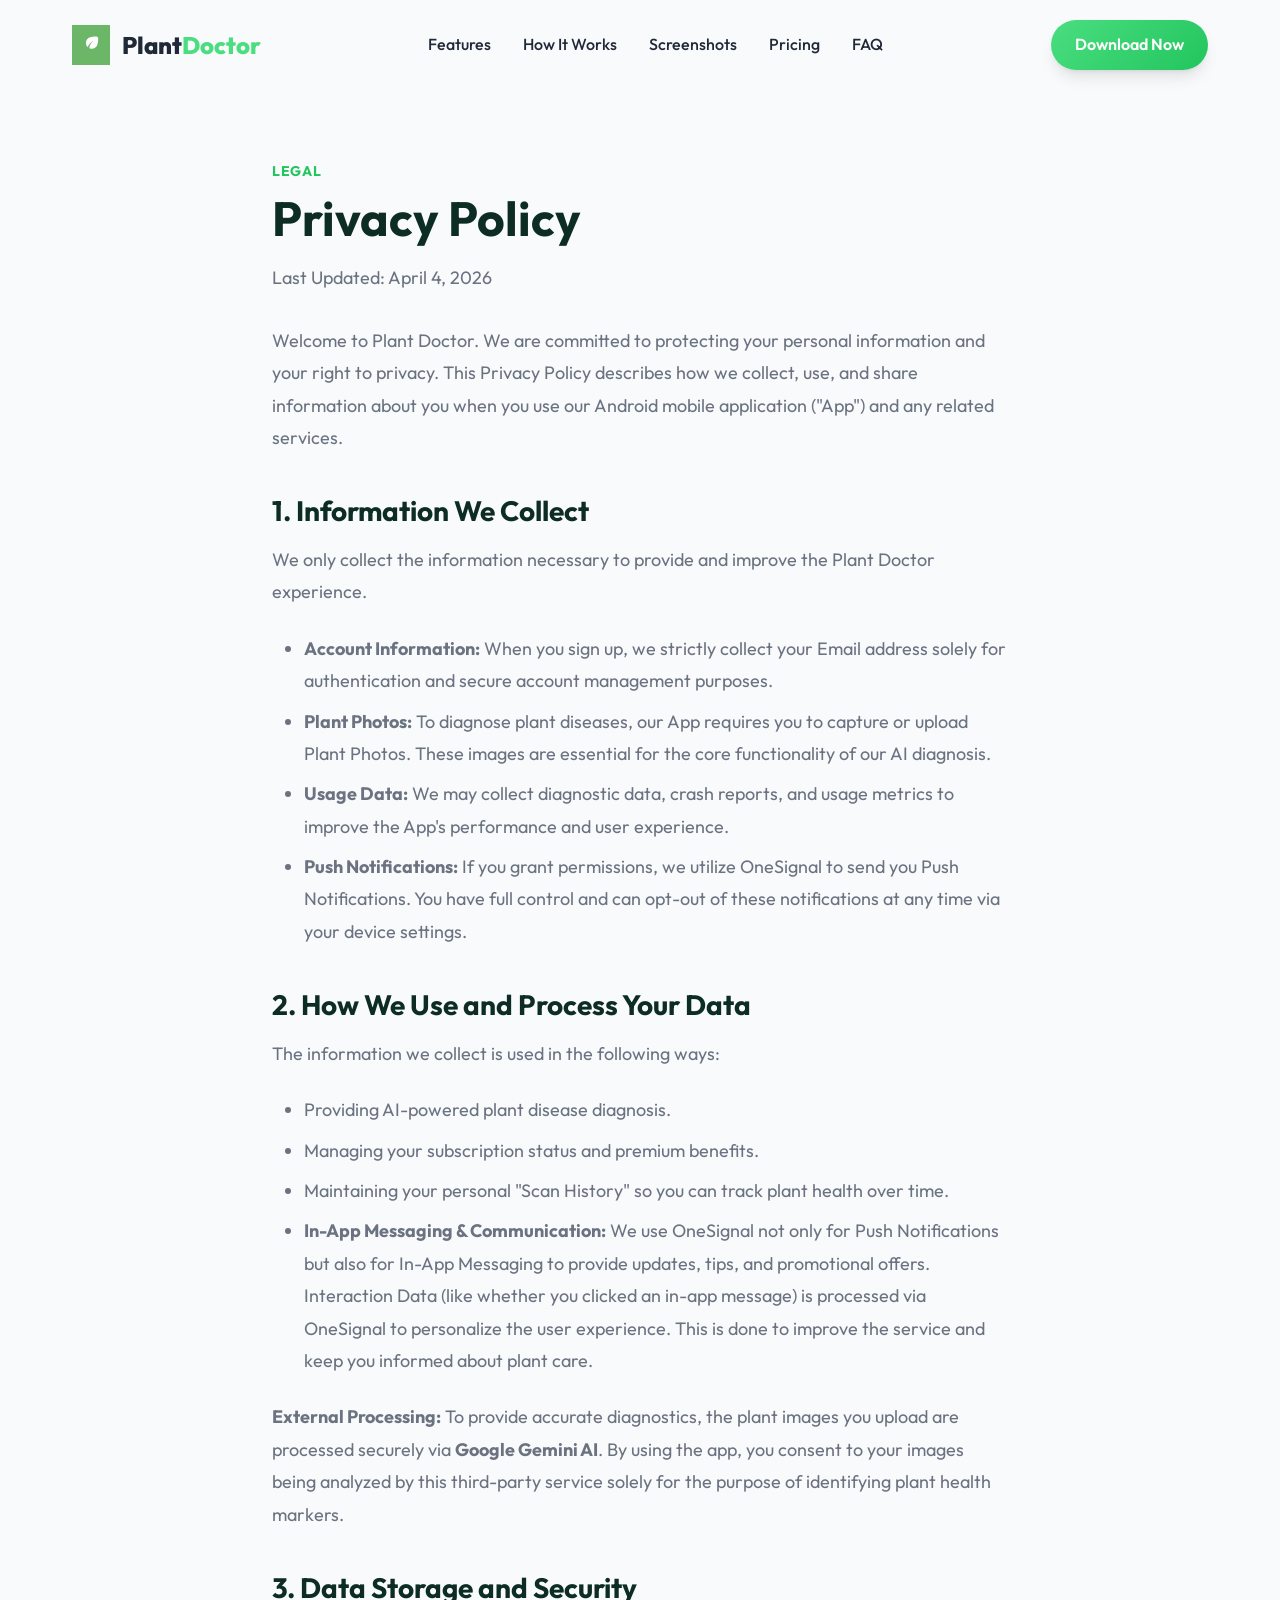
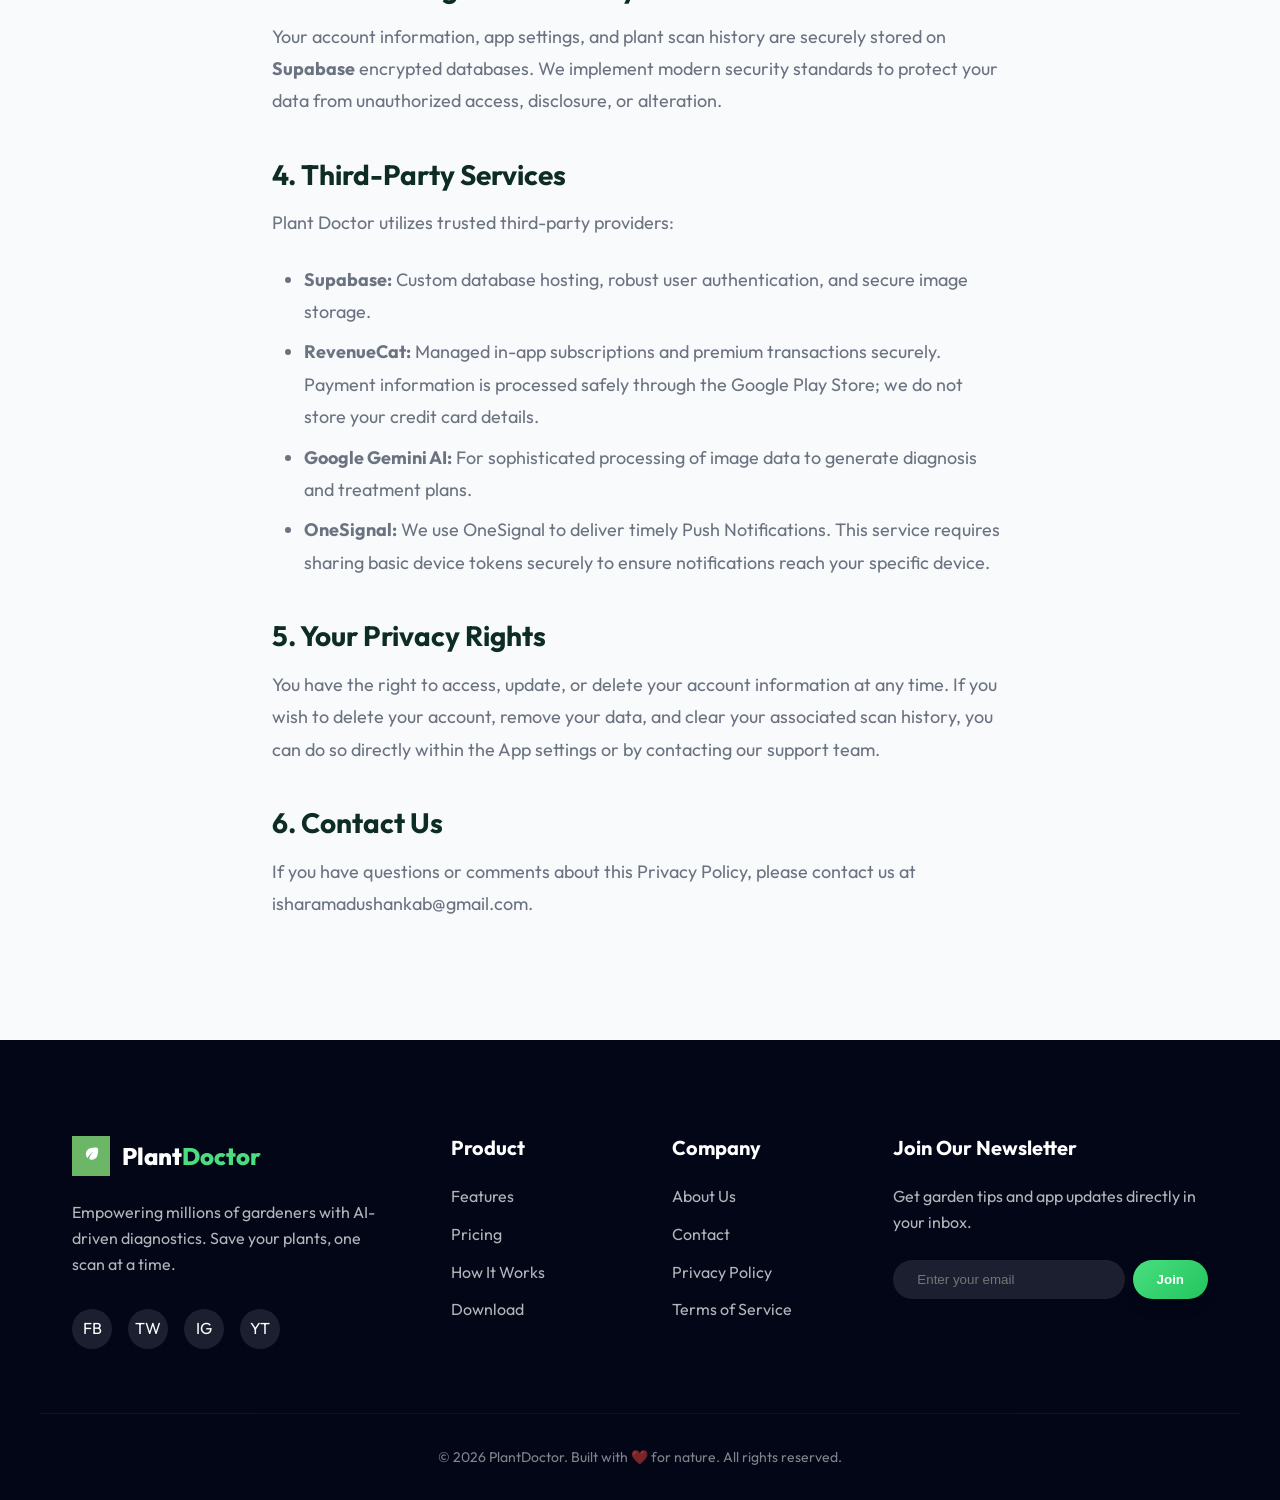
<file: privacy-policy.html>
<!DOCTYPE html>
<html lang="en">

<head>
    <meta charset="UTF-8">
    <meta name="viewport" content="width=device-width, initial-scale=1.0">
    <meta name="description" content="Privacy Policy for PlantDoctor - AI-Powered Plant Health Scanner.">

    <!-- Favicon -->
    <link rel="icon" type="image/x-icon" href="assets/logo.webp">

    <title>Privacy Policy | PlantDoctor</title>

    <!-- Google Fonts -->
    <link rel="preconnect" href="https://fonts.googleapis.com">
    <link rel="preconnect" href="https://fonts.gstatic.com" crossorigin>
    <link
        href="https://fonts.googleapis.com/css2?family=Outfit:wght@300;400;500;600;700;800&family=Inter:wght@400;500;600&display=swap"
        rel="stylesheet">

    <!-- CSS -->
    <link rel="stylesheet" href="css/style.css">
    <style>
        .legal-content h2 {
            color: var(--secondary);
            margin-top: 2.5rem;
            margin-bottom: 1rem;
            font-size: 1.75rem;
        }

        .legal-content h3 {
            color: var(--secondary);
            margin-top: 1.5rem;
            margin-bottom: 0.75rem;
            font-size: 1.25rem;
        }

        .legal-content p,
        .legal-content ul {
            color: var(--text-muted);
            margin-bottom: 1.5rem;
            font-size: 1.125rem;
            line-height: 1.8;
        }

        .legal-content ul {
            padding-left: 2rem;
            list-style-type: disc;
        }

        .legal-content li {
            margin-bottom: 0.5rem;
        }
    </style>
</head>

<body>

    <!-- Header -->
    <header id="header" class="scrolled">
        <div class="container nav-container">
            <a href="index.html" class="logo">
                <img src="assets/logo.webp" alt="PlantDoctor Logo" class="logo-img">
                <span class="logo-text">Plant<span>Doctor</span></span>
            </a>

            <nav class="main-nav">
                <ul class="nav-links">
                    <li><a href="index.html#features">Features</a></li>
                    <li><a href="index.html#how-it-works">How It Works</a></li>
                    <li><a href="index.html#screenshots">Screenshots</a></li>
                    <li><a href="index.html#pricing">Pricing</a></li>
                    <li><a href="index.html#faq">FAQ</a></li>
                </ul>
            </nav>

            <div class="nav-cta">
                <a href="https://play.google.com/store/apps/details?id=com.pixeleye.plantdoctor" class="btn btn-primary"
                    target="_blank">Download Now</a>
            </div>

            <button class="hamburger" id="hamburger-btn" aria-label="Toggle Navigation">
                <span class="bar"></span>
                <span class="bar"></span>
                <span class="bar"></span>
            </button>
        </div>
    </header>

    <section class="section" style="padding-top: 10rem; background: var(--bg-light); min-height: 80vh;">
        <div class="container" style="max-width: 800px;">
            <div class="section-header" style="text-align: left; margin-bottom: 2rem;">
                <span class="section-tag">Legal</span>
                <h1 class="section-title" style="font-size: 3rem;">Privacy Policy</h1>
                <p class="section-desc" style="margin: 0; text-align: left; color: var(--text-muted);">Last Updated:
                    April 4, 2026</p>
            </div>

            <div class="legal-content">
                <p>Welcome to Plant Doctor. We are committed to protecting your personal information and your right to
                    privacy. This Privacy Policy describes how we collect, use, and share information about you when you
                    use our Android mobile application ("App") and any related services.</p>

                <h2>1. Information We Collect</h2>
                <p>We only collect the information necessary to provide and improve the Plant Doctor experience.</p>
                <ul>
                    <li><strong>Account Information:</strong> When you sign up, we strictly collect your Email address
                        solely for authentication and secure account management purposes.</li>
                    <li><strong>Plant Photos:</strong> To diagnose plant diseases, our App requires you to capture or
                        upload Plant Photos. These images are essential for the core functionality of our AI diagnosis.
                    </li>
                    <li><strong>Usage Data:</strong> We may collect diagnostic data, crash reports, and usage metrics to
                        improve the App's performance and user experience.</li>
                    <li><strong>Push Notifications:</strong> If you grant permissions, we utilize OneSignal to send you
                        Push Notifications. You have full control and can opt-out of these notifications at any time via
                        your device settings.</li>
                </ul>

                <h2>2. How We Use and Process Your Data</h2>
                <p>The information we collect is used in the following ways:</p>
                <ul>
                    <li>Providing AI-powered plant disease diagnosis.</li>
                    <li>Managing your subscription status and premium benefits.</li>
                    <li>Maintaining your personal "Scan History" so you can track plant health over time.</li>
                    <li><strong>In-App Messaging & Communication:</strong> We use OneSignal not only for Push
                        Notifications but also for In-App Messaging to provide updates, tips, and promotional offers.
                        Interaction Data (like whether you clicked an in-app message) is processed via OneSignal to
                        personalize the user experience. This is done to improve the service and keep you informed about
                        plant care.</li>
                </ul>
                <p><strong>External Processing:</strong> To provide accurate diagnostics, the plant images you upload
                    are processed securely via <strong>Google Gemini AI</strong>. By using the app, you consent to your
                    images being analyzed by this third-party service solely for the purpose of identifying plant health
                    markers.</p>

                <h2>3. Data Storage and Security</h2>
                <p>Your account information, app settings, and plant scan history are securely stored on
                    <strong>Supabase</strong> encrypted databases. We implement modern security standards to protect
                    your data from unauthorized access, disclosure, or alteration.</p>

                <h2>4. Third-Party Services</h2>
                <p>Plant Doctor utilizes trusted third-party providers:</p>
                <ul>
                    <li><strong>Supabase:</strong> Custom database hosting, robust user authentication, and secure image
                        storage.</li>
                    <li><strong>RevenueCat:</strong> Managed in-app subscriptions and premium transactions securely.
                        Payment information is processed safely through the Google Play Store; we do not store your
                        credit card details.</li>
                    <li><strong>Google Gemini AI:</strong> For sophisticated processing of image data to generate
                        diagnosis and treatment plans.</li>
                    <li><strong>OneSignal:</strong> We use OneSignal to deliver timely Push Notifications. This service
                        requires sharing basic device tokens securely to ensure notifications reach your specific
                        device.</li>
                </ul>

                <h2>5. Your Privacy Rights</h2>
                <p>You have the right to access, update, or delete your account information at any time. If you wish to
                    delete your account, remove your data, and clear your associated scan history, you can do so
                    directly within the App settings or by contacting our support team.</p>

                <h2>6. Contact Us</h2>
                <p>If you have questions or comments about this Privacy Policy, please contact us at <a
                        href="email">isharamadushankab@gmail.com</a>.</p>
            </div>
        </div>
    </section>

    <!-- Footer -->
    <footer id="footer">
        <div class="container footer-grid">
            <div class="footer-brand">
                <a href="index.html" class="logo">
                    <img src="assets/logo.webp" alt="PlantDoctor Logo" class="logo-img">
                    <span class="logo-text">Plant<span>Doctor</span></span>
                </a>
                <p>Empowering millions of gardeners with AI-driven diagnostics. Save your plants, one scan at a time.
                </p>
                <div class="social-links">
                    <a href="#">FB</a>
                    <a href="#">TW</a>
                    <a href="#">IG</a>
                    <a href="#">YT</a>
                </div>
            </div>

            <div class="footer-links">
                <h4>Product</h4>
                <ul>
                    <li><a href="index.html#features">Features</a></li>
                    <li><a href="index.html#pricing">Pricing</a></li>
                    <li><a href="index.html#how-it-works">How It Works</a></li>
                    <li><a href="index.html#download">Download</a></li>
                </ul>
            </div>

            <div class="footer-links">
                <h4>Company</h4>
                <ul>
                    <li><a href="#">About Us</a></li>
                    <li><a href="#">Contact</a></li>
                    <li><a
                            href="https://ishara-madu.github.io/Plant-Doctor-AI-Disease-Identifier-Android/privacy-policy.html">Privacy
                            Policy</a></li>
                    <li><a
                            href="https://ishara-madu.github.io/Plant-Doctor-AI-Disease-Identifier-Android/terms-and-conditions.html">Terms
                            of Service</a></li>
                </ul>
            </div>

            <div class="footer-newsletter">
                <h4>Join Our Newsletter</h4>
                <p>Get garden tips and app updates directly in your inbox.</p>
                <form class="newsletter-form">
                    <input type="email" placeholder="Enter your email" required>
                    <button type="submit" class="btn btn-primary">Join</button>
                </form>
            </div>
        </div>

        <div class="container footer-bottom">
            <p>&copy; 2026 PlantDoctor. Built with ❤️ for nature. All rights reserved.</p>
        </div>
    </footer>

    <!-- JS -->
    <script src="js/main.js"></script>
</body>

</html>
</file>
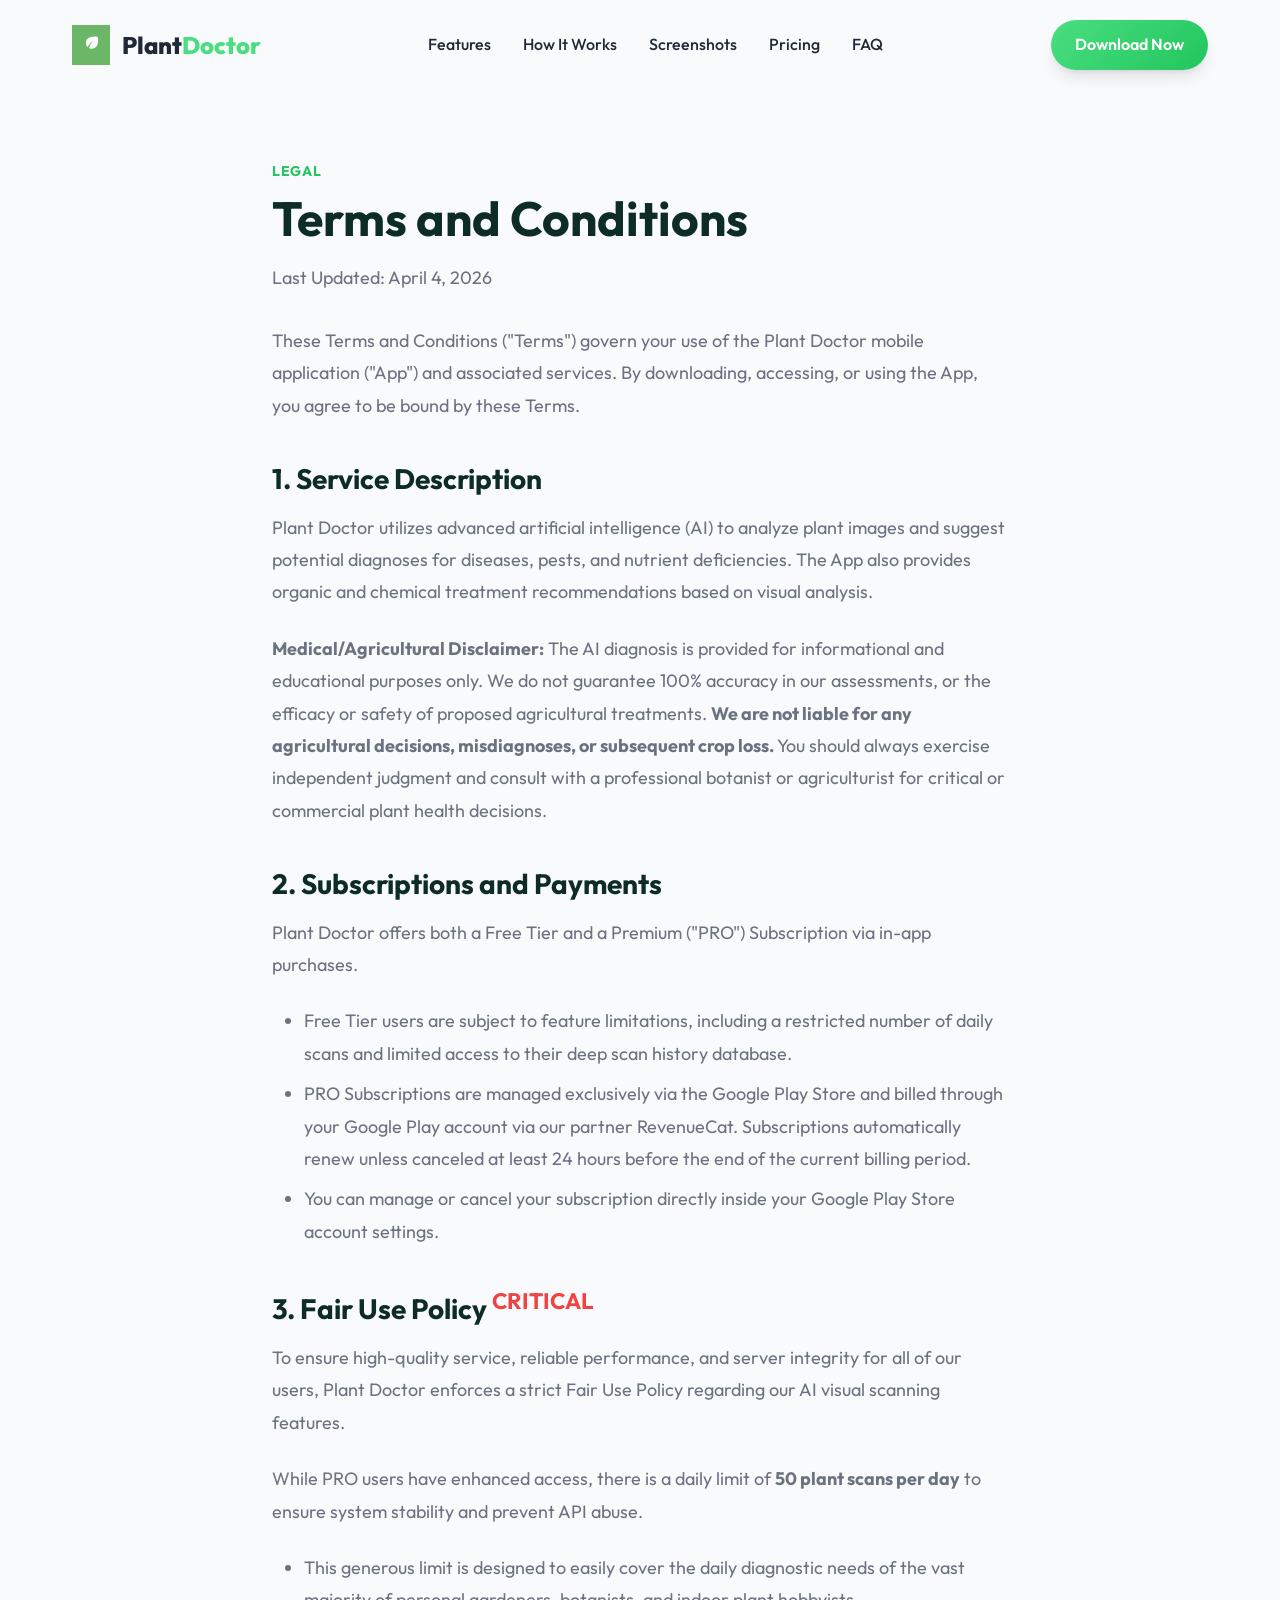
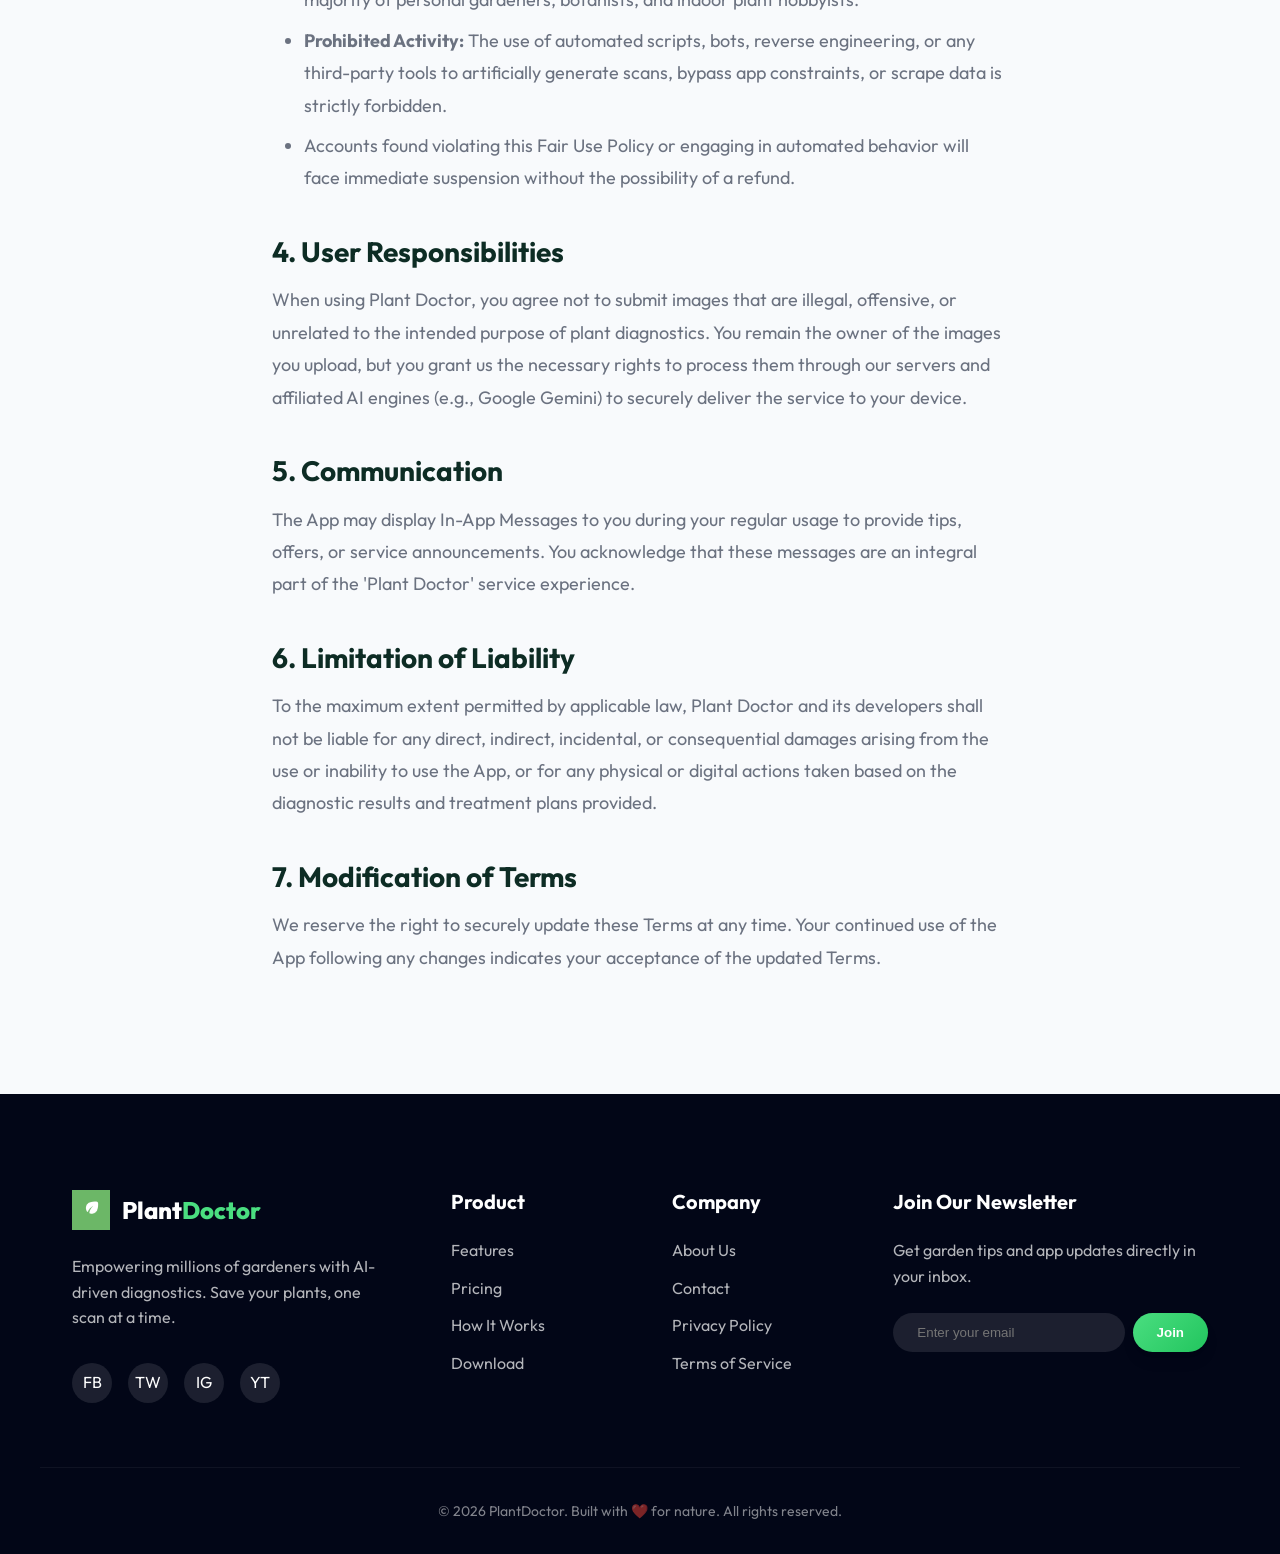
<file: terms-and-conditions.html>
<!DOCTYPE html>
<html lang="en">
<head>
    <meta charset="UTF-8">
    <meta name="viewport" content="width=device-width, initial-scale=1.0">
    <meta name="description" content="Terms and Conditions of Use for PlantDoctor - AI-Powered Plant Health Scanner.">
    
    <!-- Favicon -->
    <link rel="icon" type="image/x-icon" href="assets/logo.webp">
    
    <title>Terms and Conditions | PlantDoctor</title>
    
    <!-- Google Fonts -->
    <link rel="preconnect" href="https://fonts.googleapis.com">
    <link rel="preconnect" href="https://fonts.gstatic.com" crossorigin>
    <link href="https://fonts.googleapis.com/css2?family=Outfit:wght@300;400;500;600;700;800&family=Inter:wght@400;500;600&display=swap" rel="stylesheet">
    
    <!-- CSS -->
    <link rel="stylesheet" href="css/style.css">
    <style>
        .legal-content h2 { color: var(--secondary); margin-top: 2.5rem; margin-bottom: 1rem; font-size: 1.75rem; }
        .legal-content h3 { color: var(--secondary); margin-top: 1.5rem; margin-bottom: 0.75rem; font-size: 1.25rem; }
        .legal-content p, .legal-content ul { color: var(--text-muted); margin-bottom: 1.5rem; font-size: 1.125rem; line-height: 1.8; }
        .legal-content ul { padding-left: 2rem; list-style-type: disc; }
        .legal-content li { margin-bottom: 0.5rem; }
    </style>
</head>
<body>

    <!-- Header -->
    <header id="header" class="scrolled">
        <div class="container nav-container">
            <a href="index.html" class="logo">
                <img src="assets/logo.webp" alt="PlantDoctor Logo" class="logo-img">
                <span class="logo-text">Plant<span>Doctor</span></span>
            </a>
            
            <nav class="main-nav">
                <ul class="nav-links">
                    <li><a href="index.html#features">Features</a></li>
                    <li><a href="index.html#how-it-works">How It Works</a></li>
                    <li><a href="index.html#screenshots">Screenshots</a></li>
                    <li><a href="index.html#pricing">Pricing</a></li>
                    <li><a href="index.html#faq">FAQ</a></li>
                </ul>
            </nav>
            
            <div class="nav-cta">
                <a href="https://play.google.com/store/apps/details?id=com.pixeleye.plantdoctor" class="btn btn-primary" target="_blank">Download Now</a>
            </div>
            
            <button class="hamburger" id="hamburger-btn" aria-label="Toggle Navigation">
                <span class="bar"></span>
                <span class="bar"></span>
                <span class="bar"></span>
            </button>
        </div>
    </header>

    <section class="section" style="padding-top: 10rem; background: var(--bg-light); min-height: 80vh;">
        <div class="container" style="max-width: 800px;">
            <div class="section-header" style="text-align: left; margin-bottom: 2rem;">
                <span class="section-tag">Legal</span>
                <h1 class="section-title" style="font-size: 3rem;">Terms and Conditions</h1>
                <p class="section-desc" style="margin: 0; text-align: left; color: var(--text-muted);">Last Updated: April 4, 2026</p>
            </div>
            
            <div class="legal-content">
                <p>These Terms and Conditions ("Terms") govern your use of the Plant Doctor mobile application ("App") and associated services. By downloading, accessing, or using the App, you agree to be bound by these Terms.</p>

                <h2>1. Service Description</h2>
                <p>Plant Doctor utilizes advanced artificial intelligence (AI) to analyze plant images and suggest potential diagnoses for diseases, pests, and nutrient deficiencies. The App also provides organic and chemical treatment recommendations based on visual analysis.</p>
                <p><strong>Medical/Agricultural Disclaimer:</strong> The AI diagnosis is provided for informational and educational purposes only. We do not guarantee 100% accuracy in our assessments, or the efficacy or safety of proposed agricultural treatments. <strong>We are not liable for any agricultural decisions, misdiagnoses, or subsequent crop loss.</strong> You should always exercise independent judgment and consult with a professional botanist or agriculturist for critical or commercial plant health decisions.</p>

                <h2>2. Subscriptions and Payments</h2>
                <p>Plant Doctor offers both a Free Tier and a Premium ("PRO") Subscription via in-app purchases.</p>
                <ul>
                    <li>Free Tier users are subject to feature limitations, including a restricted number of daily scans and limited access to their deep scan history database.</li>
                    <li>PRO Subscriptions are managed exclusively via the Google Play Store and billed through your Google Play account via our partner RevenueCat. Subscriptions automatically renew unless canceled at least 24 hours before the end of the current billing period.</li>
                    <li>You can manage or cancel your subscription directly inside your Google Play Store account settings.</li>
                </ul>

                <h2>3. Fair Use Policy <span style="color: #EF4444; font-size: 0.8em; vertical-align: super; font-weight: bold;">CRITICAL</span></h2>
                <p>To ensure high-quality service, reliable performance, and server integrity for all of our users, Plant Doctor enforces a strict Fair Use Policy regarding our AI visual scanning features.</p>
                <p>While PRO users have enhanced access, there is a daily limit of <strong>50 plant scans per day</strong> to ensure system stability and prevent API abuse.</p>
                <ul>
                    <li>This generous limit is designed to easily cover the daily diagnostic needs of the vast majority of personal gardeners, botanists, and indoor plant hobbyists.</li>
                    <li><strong>Prohibited Activity:</strong> The use of automated scripts, bots, reverse engineering, or any third-party tools to artificially generate scans, bypass app constraints, or scrape data is strictly forbidden.</li>
                    <li>Accounts found violating this Fair Use Policy or engaging in automated behavior will face immediate suspension without the possibility of a refund.</li>
                </ul>

                <h2>4. User Responsibilities</h2>
                <p>When using Plant Doctor, you agree not to submit images that are illegal, offensive, or unrelated to the intended purpose of plant diagnostics. You remain the owner of the images you upload, but you grant us the necessary rights to process them through our servers and affiliated AI engines (e.g., Google Gemini) to securely deliver the service to your device.</p>

                <h2>5. Communication</h2>
                <p>The App may display In-App Messages to you during your regular usage to provide tips, offers, or service announcements. You acknowledge that these messages are an integral part of the 'Plant Doctor' service experience.</p>

                <h2>6. Limitation of Liability</h2>
                <p>To the maximum extent permitted by applicable law, Plant Doctor and its developers shall not be liable for any direct, indirect, incidental, or consequential damages arising from the use or inability to use the App, or for any physical or digital actions taken based on the diagnostic results and treatment plans provided.</p>

                <h2>7. Modification of Terms</h2>
                <p>We reserve the right to securely update these Terms at any time. Your continued use of the App following any changes indicates your acceptance of the updated Terms.</p>
            </div>
        </div>
    </section>

    <!-- Footer -->
    <footer id="footer">
        <div class="container footer-grid">
            <div class="footer-brand">
                <a href="index.html" class="logo">
                    <img src="assets/logo.webp" alt="PlantDoctor Logo" class="logo-img">
                    <span class="logo-text">Plant<span>Doctor</span></span>
                </a>
                <p>Empowering millions of gardeners with AI-driven diagnostics. Save your plants, one scan at a time.</p>
                <div class="social-links">
                    <a href="#">FB</a>
                    <a href="#">TW</a>
                    <a href="#">IG</a>
                    <a href="#">YT</a>
                </div>
            </div>
            
            <div class="footer-links">
                <h4>Product</h4>
                <ul>
                    <li><a href="index.html#features">Features</a></li>
                    <li><a href="index.html#pricing">Pricing</a></li>
                    <li><a href="index.html#how-it-works">How It Works</a></li>
                    <li><a href="index.html#download">Download</a></li>
                </ul>
            </div>
            
            <div class="footer-links">
                <h4>Company</h4>
                <ul>
                    <li><a href="#">About Us</a></li>
                    <li><a href="#">Contact</a></li>
                    <li><a href="https://ishara-madu.github.io/Plant-Doctor-AI-Disease-Identifier-Android/privacy-policy.html">Privacy Policy</a></li>
                    <li><a href="https://ishara-madu.github.io/Plant-Doctor-AI-Disease-Identifier-Android/terms-and-conditions.html">Terms of Service</a></li>
                </ul>
            </div>
            
            <div class="footer-newsletter">
                <h4>Join Our Newsletter</h4>
                <p>Get garden tips and app updates directly in your inbox.</p>
                <form class="newsletter-form">
                    <input type="email" placeholder="Enter your email" required>
                    <button type="submit" class="btn btn-primary">Join</button>
                </form>
            </div>
        </div>
        
        <div class="container footer-bottom">
            <p>&copy; 2026 PlantDoctor. Built with ❤️ for nature. All rights reserved.</p>
        </div>
    </footer>

    <!-- JS -->
    <script src="js/main.js"></script>
</body>
</html>
</file>
<file: css/style.css>
/* 
  PlantDoctor Design System
  Nature-Luxe Theme
*/

:root {
    /* Colors */
    --primary: #4ADE80; /* Mint Green */
    --primary-dark: #22C55E;
    --secondary: #0D2C24; /* Deep Emerald */
    --accent: #FDE047; /* Sunlight Yellow */
    --bg-light: #F8FAFC;
    --bg-dark: #111827; /* Charcoal */
    --text-main: #1F2937;
    --text-muted: #6B7280;
    --white: #FFFFFF;
    
    /* Gradients */
    --grad-primary: linear-gradient(135deg, #4ADE80 0%, #22C55E 100%);
    --grad-dark: linear-gradient(135deg, #0D2C24 0%, #111827 100%);
    
    /* Shadows */
    --shadow-sm: 0 1px 2px 0 rgb(0 0 0 / 0.05);
    --shadow-md: 0 4px 6px -1px rgb(0 0 0 / 0.1), 0 2px 4px -2px rgb(0 0 0 / 0.1);
    --shadow-lg: 0 10px 15px -3px rgb(0 0 0 / 0.1), 0 4px 6px -4px rgb(0 0 0 / 0.1);
    --shadow-xl: 0 20px 25px -5px rgb(0 0 0 / 0.1), 0 8px 10px -6px rgb(0 0 0 / 0.1);
    
    /* Transitions */
    --transition: all 0.3s cubic-bezier(0.4, 0, 0.2, 1);
}

/* Reset & Base */
* {
    margin: 0;
    padding: 0;
    box-sizing: border-box;
}

html {
    scroll-behavior: smooth;
}

body {
    font-family: 'Outfit', sans-serif;
    background-color: var(--bg-light);
    color: var(--text-main);
    line-height: 1.6;
    overflow-x: hidden;
}

h1, h2, h3, h4 {
    font-family: 'Outfit', sans-serif;
    font-weight: 700;
    line-height: 1.2;
}

a {
    text-decoration: none;
    color: inherit;
    transition: var(--transition);
}

ul {
    list-style: none;
}

img {
    max-width: 100%;
    display: block;
}

.container {
    width: 100%;
    max-width: 1200px;
    margin: 0 auto;
    padding: 0 2rem;
}

.btn {
    display: inline-flex;
    align-items: center;
    justify-content: center;
    padding: 0.75rem 1.5rem;
    border-radius: 9999px;
    font-weight: 600;
    cursor: pointer;
    transition: var(--transition);
    border: none;
    gap: 0.5rem;
}

.btn-primary {
    background: var(--grad-primary);
    color: var(--white);
    box-shadow: var(--shadow-lg);
}

.btn-primary:hover {
    transform: translateY(-2px);
    box-shadow: var(--shadow-xl);
    filter: brightness(1.1);
}

.btn-outline {
    background: transparent;
    border: 2px solid var(--primary);
    color: var(--primary);
}

.btn-outline:hover {
    background: var(--primary);
    color: var(--white);
}

/* Section Header */
.section-header {
    text-align: center;
    margin-bottom: 4rem;
}

.section-tag {
    color: var(--primary-dark);
    font-weight: 700;
    text-transform: uppercase;
    letter-spacing: 0.05em;
    font-size: 0.875rem;
    margin-bottom: 0.5rem;
    display: block;
}

.section-title {
    font-size: 2.5rem;
    color: var(--secondary);
    margin-bottom: 1rem;
}

.section-desc {
    color: var(--text-muted);
    font-size: 1.125rem;
    max-width: 600px;
    margin: 0 auto;
}

/* Base Reveal Animation Initial State */
[data-reveal] {
    opacity: 0;
    transform: translateY(30px);
    transition: all 0.8s cubic-bezier(0.4, 0, 0.2, 1);
}

[data-reveal].revealed {
    opacity: 1;
    transform: translateY(0);
}

/* Header */
header {
    position: fixed;
    top: 0;
    left: 0;
    width: 100%;
    z-index: 1000;
    padding: 1.25rem 0;
    transition: var(--transition);
    background: transparent;
}

header.scrolled {
    background: rgba(255, 255, 255, 0.9);
    backdrop-filter: blur(10px);
    padding: 0.75rem 0;
    box-shadow: var(--shadow-md);
}

.nav-container {
    display: flex;
    align-items: center;
    justify-content: space-between;
}

.logo {
    display: flex;
    align-items: center;
    gap: 0.75rem;
    font-size: 1.5rem;
    font-weight: 800;
}

.logo-img {
    height: 40px;
    width: auto;
}

.logo-text span {
    color: var(--primary);
}

.nav-links {
    display: flex;
    gap: 2rem;
}

.nav-links a {
    font-size: 1rem;
    font-weight: 500;
    color: var(--text-main);
}

.nav-links a:hover {
    color: var(--primary);
}

.hamburger {
    display: none;
    flex-direction: column;
    gap: 6px;
    background: none;
    border: none;
    cursor: pointer;
}

.hamburger .bar {
    width: 30px;
    height: 3px;
    background: var(--text-main);
    border-radius: 4px;
    transition: var(--transition);
}

/* Hero Section */
.hero {
    padding: 10rem 0 6rem;
    background: radial-gradient(circle at top right, rgba(74, 222, 128, 0.1), transparent),
                radial-gradient(circle at bottom left, rgba(13, 44, 36, 0.05), transparent);
}

.hero-grid {
    display: grid;
    grid-template-columns: 1fr 1fr;
    align-items: center;
    gap: 4rem;
}

.badge {
    display: inline-block;
    padding: 0.5rem 1rem;
    background: rgba(74, 222, 128, 0.1);
    color: var(--primary-dark);
    font-weight: 700;
    font-size: 0.875rem;
    border-radius: 9999px;
    margin-bottom: 1.5rem;
}

.hero-title {
    font-size: 4rem;
    line-height: 1.1;
    margin-bottom: 1.5rem;
    color: var(--secondary);
}

.hero-title span {
    color: var(--primary);
}

.hero-subtitle {
    font-size: 1.25rem;
    color: var(--text-muted);
    margin-bottom: 2.5rem;
    max-width: 500px;
}

.hero-btns {
    display: flex;
    gap: 1rem;
}

.store-btn img {
    height: 48px;
    transition: var(--transition);
}

.store-btn:hover img {
    transform: scale(1.05);
}

.store-btn.coming-soon {
    position: relative;
    cursor: not-allowed;
    opacity: 0.6;
    filter: grayscale(1);
}

.store-btn.coming-soon::after {
    content: "Coming Soon";
    position: absolute;
    top: 50%;
    left: 50%;
    transform: translate(-50%, -50%) rotate(-15deg);
    background: var(--primary);
    color: var(--white);
    padding: 0.25rem 0.5rem;
    font-size: 0.65rem;
    font-weight: 800;
    text-transform: uppercase;
    border-radius: 4px;
    box-shadow: var(--shadow-md);
    pointer-events: none;
    z-index: 10;
}

.store-btn.coming-soon:hover img {
    transform: none;
}

.hero-mockup-wrapper {
    position: relative;
    display: flex;
    justify-content: center;
}

.mockup-bg {
    position: absolute;
    top: 50%;
    left: 50%;
    transform: translate(-50%, -50%);
    width: 120%;
    height: 120%;
    background: var(--grad-primary);
    border-radius: 50%;
    filter: blur(80px);
    opacity: 0.2;
    z-index: -1;
}

.hero-mockup {
    width: 100%;
    max-width: 400px;
    animation: float 6s ease-in-out infinite;
}

@keyframes float {
    0%, 100% { transform: translateY(0); }
    50% { transform: translateY(-20px); }
}

/* Stats Section */
.section {
    padding: 6rem 0;
}

.stats {
    background: var(--secondary);
    color: var(--white);
    padding: 4rem 0;
}

.stats-grid {
    display: grid;
    grid-template-columns: repeat(4, 1fr);
    gap: 2rem;
    text-align: center;
}

.stat-num {
    font-size: 3rem;
    font-weight: 800;
    color: var(--primary);
    margin-bottom: 0.5rem;
}

.stat-label {
    font-size: 1rem;
    opacity: 0.8;
}

/* Features Grid */
.features-grid {
    display: grid;
    grid-template-columns: repeat(auto-fit, minmax(300px, 1fr));
    gap: 2.5rem;
}

.feature-card {
    background: var(--white);
    padding: 2.5rem;
    border-radius: 1.5rem;
    box-shadow: var(--shadow-md);
    transition: var(--transition);
    border: 1px solid rgba(0, 0, 0, 0.03);
}

.feature-card:hover {
    transform: translateY(-10px);
    box-shadow: var(--shadow-xl);
}

.feature-icon {
    font-size: 2.5rem;
    margin-bottom: 1.5rem;
}

.feature-card h3 {
    font-size: 1.5rem;
    margin-bottom: 1rem;
    color: var(--secondary);
}

.feature-card p {
    color: var(--text-muted);
}

/* Steps Grid */
.steps-grid {
    display: grid;
    grid-template-columns: repeat(3, 1fr);
    gap: 3rem;
    position: relative;
}

.step-item {
    text-align: center;
    position: relative;
}

.step-number {
    font-size: 5rem;
    font-weight: 900;
    color: rgba(74, 222, 128, 0.1);
    position: absolute;
    top: -1rem;
    left: 50%;
    transform: translateX(-50%);
    z-index: 0;
}

.step-icon {
    font-size: 3rem;
    margin-bottom: 1.5rem;
    position: relative;
    z-index: 1;
}

.step-item h3 {
    margin-bottom: 1rem;
    position: relative;
    z-index: 1;
}

/* Screenshots Slider */
.screenshot-slider-container {
    position: relative;
    max-width: 900px;
    margin: 0 auto;
    overflow: hidden;
}

.mockup-frame {
    background: #000;
    border-radius: 3rem;
    padding: 1rem;
    border: 8px solid #333;
    max-width: 320px;
    margin: 0 auto;
    position: relative;
    box-shadow: var(--shadow-xl);
    overflow: hidden;
}

.slider-wrapper {
    display: flex;
    transition: transform 0.5s ease-in-out;
}

.slider-wrapper img {
    width: 100%;
    flex-shrink: 0;
}

.slider-btn {
    position: absolute;
    top: 50%;
    transform: translateY(-50%);
    background: var(--white);
    border: none;
    width: 50px;
    height: 50px;
    border-radius: 50%;
    box-shadow: var(--shadow-lg);
    cursor: pointer;
    font-size: 2rem;
    display: flex;
    align-items: center;
    justify-content: center;
    transition: var(--transition);
    z-index: 10;
}

.slider-btn:hover {
    background: var(--primary);
    color: var(--white);
}

.slider-btn.prev { left: 10%; }
.slider-btn.next { right: 10%; }

.slider-dots {
    display: flex;
    justify-content: center;
    gap: 0.5rem;
    margin-top: 2rem;
}

.dot {
    width: 10px;
    height: 10px;
    border-radius: 50%;
    background: #D1D5DB;
    cursor: pointer;
}

.dot.active {
    background: var(--primary);
    width: 25px;
    border-radius: 5px;
}

/* Pricing Section */
.pricing-grid {
    display: grid;
    grid-template-columns: repeat(auto-fit, minmax(300px, 1fr));
    gap: 2rem;
    align-items: flex-start;
}

.pricing-card {
    background: var(--white);
    padding: 3rem 2rem;
    border-radius: 2rem;
    text-align: center;
    box-shadow: var(--shadow-md);
    position: relative;
    border: 1px solid rgba(0, 0, 0, 0.05);
}

.pricing-card.featured {
    background: var(--secondary);
    color: var(--white);
    transform: scale(1.05);
    z-index: 2;
    box-shadow: var(--shadow-xl);
}

.best-value {
    position: absolute;
    top: 1.5rem;
    right: 1.5rem;
    background: var(--primary);
    color: var(--white);
    padding: 0.25rem 0.75rem;
    border-radius: 9999px;
    font-size: 0.75rem;
    font-weight: 700;
}

.card-header h3 {
    font-size: 1.5rem;
    margin-bottom: 1rem;
}

.price {
    font-size: 3rem;
    font-weight: 800;
    margin-bottom: 2rem;
}

.price span {
    font-size: 1rem;
    font-weight: 400;
    opacity: 0.7;
}

.card-features {
    text-align: left;
    margin-bottom: 2.5rem;
}

.card-features li {
    margin-bottom: 1rem;
    display: flex;
    align-items: center;
    gap: 0.75rem;
}

.card-features .check { color: var(--primary); font-weight: bold; }
.card-features .cross { color: #EF4444; }
.card-features .disabled { opacity: 0.5; }

/* FAQ Accordion */
.faq-container {
    max-width: 800px;
}

.accordion-item {
    background: var(--white);
    border-radius: 1rem;
    margin-bottom: 1rem;
    overflow: hidden;
    box-shadow: var(--shadow-sm);
}

.accordion-header {
    padding: 1.5rem 2rem;
    display: flex;
    justify-content: space-between;
    align-items: center;
    cursor: pointer;
    transition: var(--transition);
}

.accordion-header h4 {
    font-size: 1.125rem;
}

.accordion-header:hover {
    background: rgba(74, 222, 128, 0.05);
}

.accordion-body {
    max-height: 0;
    overflow: hidden;
    transition: all 0.5s cubic-bezier(0, 1, 0, 1);
    padding: 0 2rem;
}

.accordion-item.active .accordion-body {
    max-height: 1000px;
    padding: 0 2rem 2.5rem;
    transition: all 0.5s cubic-bezier(1, 0, 1, 0);
}

.accordion-item.active .icon {
    transform: rotate(45deg);
    color: var(--primary);
}

/* Footer */
footer {
    background: #020617;
    color: var(--white);
    padding: 6rem 0 2rem;
}

.footer-grid {
    display: grid;
    grid-template-columns: 2fr 1fr 1fr 2fr;
    gap: 4rem;
    margin-bottom: 4rem;
}

.footer-brand p {
    margin-top: 1.5rem;
    opacity: 0.7;
}

.social-links {
    display: flex;
    gap: 1rem;
    margin-top: 2rem;
}

.social-links a {
    width: 40px;
    height: 40px;
    display: flex;
    align-items: center;
    justify-content: center;
    background: rgba(255, 255, 255, 0.1);
    border-radius: 50%;
}

.social-links a:hover {
    background: var(--primary);
}

.footer-links h4, .footer-newsletter h4 {
    margin-bottom: 1.5rem;
    font-size: 1.25rem;
}

.footer-links ul li {
    margin-bottom: 0.75rem;
}

.footer-links ul li a {
    opacity: 0.7;
}

.footer-links ul li a:hover {
    opacity: 1;
    color: var(--primary);
}

.footer-newsletter p {
    opacity: 0.7;
    margin-bottom: 1.5rem;
}

.newsletter-form {
    display: flex;
    gap: 0.5rem;
}

.newsletter-form input {
    padding: 0.75rem 1.5rem;
    border-radius: 9999px;
    border: none;
    flex-grow: 1;
    background: rgba(255, 255, 255, 0.1);
    color: var(--white);
}

.footer-bottom {
    border-top: 1px solid rgba(255, 255, 255, 0.1);
    padding-top: 2rem;
    text-align: center;
    opacity: 0.5;
    font-size: 0.875rem;
}

/* Responsive */
@media (max-width: 1024px) {
    .hero-grid { grid-template-columns: 1fr; text-align: center; }
    .hero-subtitle { margin: 0 auto 2.5rem; }
    .hero-btns { justify-content: center; }
    .footer-grid { grid-template-columns: 1fr 1fr; }
    .stats-grid { grid-template-columns: 1fr 1fr; }
}

@media (max-width: 768px) {
    .main-nav {
        position: fixed;
        top: 0;
        left: 0;
        width: 100%;
        background: var(--white);
        padding: 6rem 2rem 4rem;
        transition: var(--transition);
        box-shadow: var(--shadow-lg);
        transform: translateY(-100%);
        visibility: hidden;
        opacity: 0;
    }
    
    .main-nav.active { 
        transform: translateY(0); 
        visibility: visible;
        opacity: 1;
    }
    
    .nav-links {
        flex-direction: column;
        align-items: center;
        gap: 1.5rem;
    }
    
    .hamburger { display: flex; z-index: 1001; }
    .hamburger.active .bar:nth-child(1) { transform: rotate(45deg) translate(8px, 8px); }
    .hamburger.active .bar:nth-child(2) { opacity: 0; }
    .hamburger.active .bar:nth-child(3) { transform: rotate(-45deg) translate(5px, -5px); }
    
    .hero-title { font-size: 3rem; }
    .steps-grid { grid-template-columns: 1fr; }
    .pricing-card.featured { transform: scale(1); }
    .footer-grid { grid-template-columns: 1fr; gap: 2.5rem; }
}
</file>
